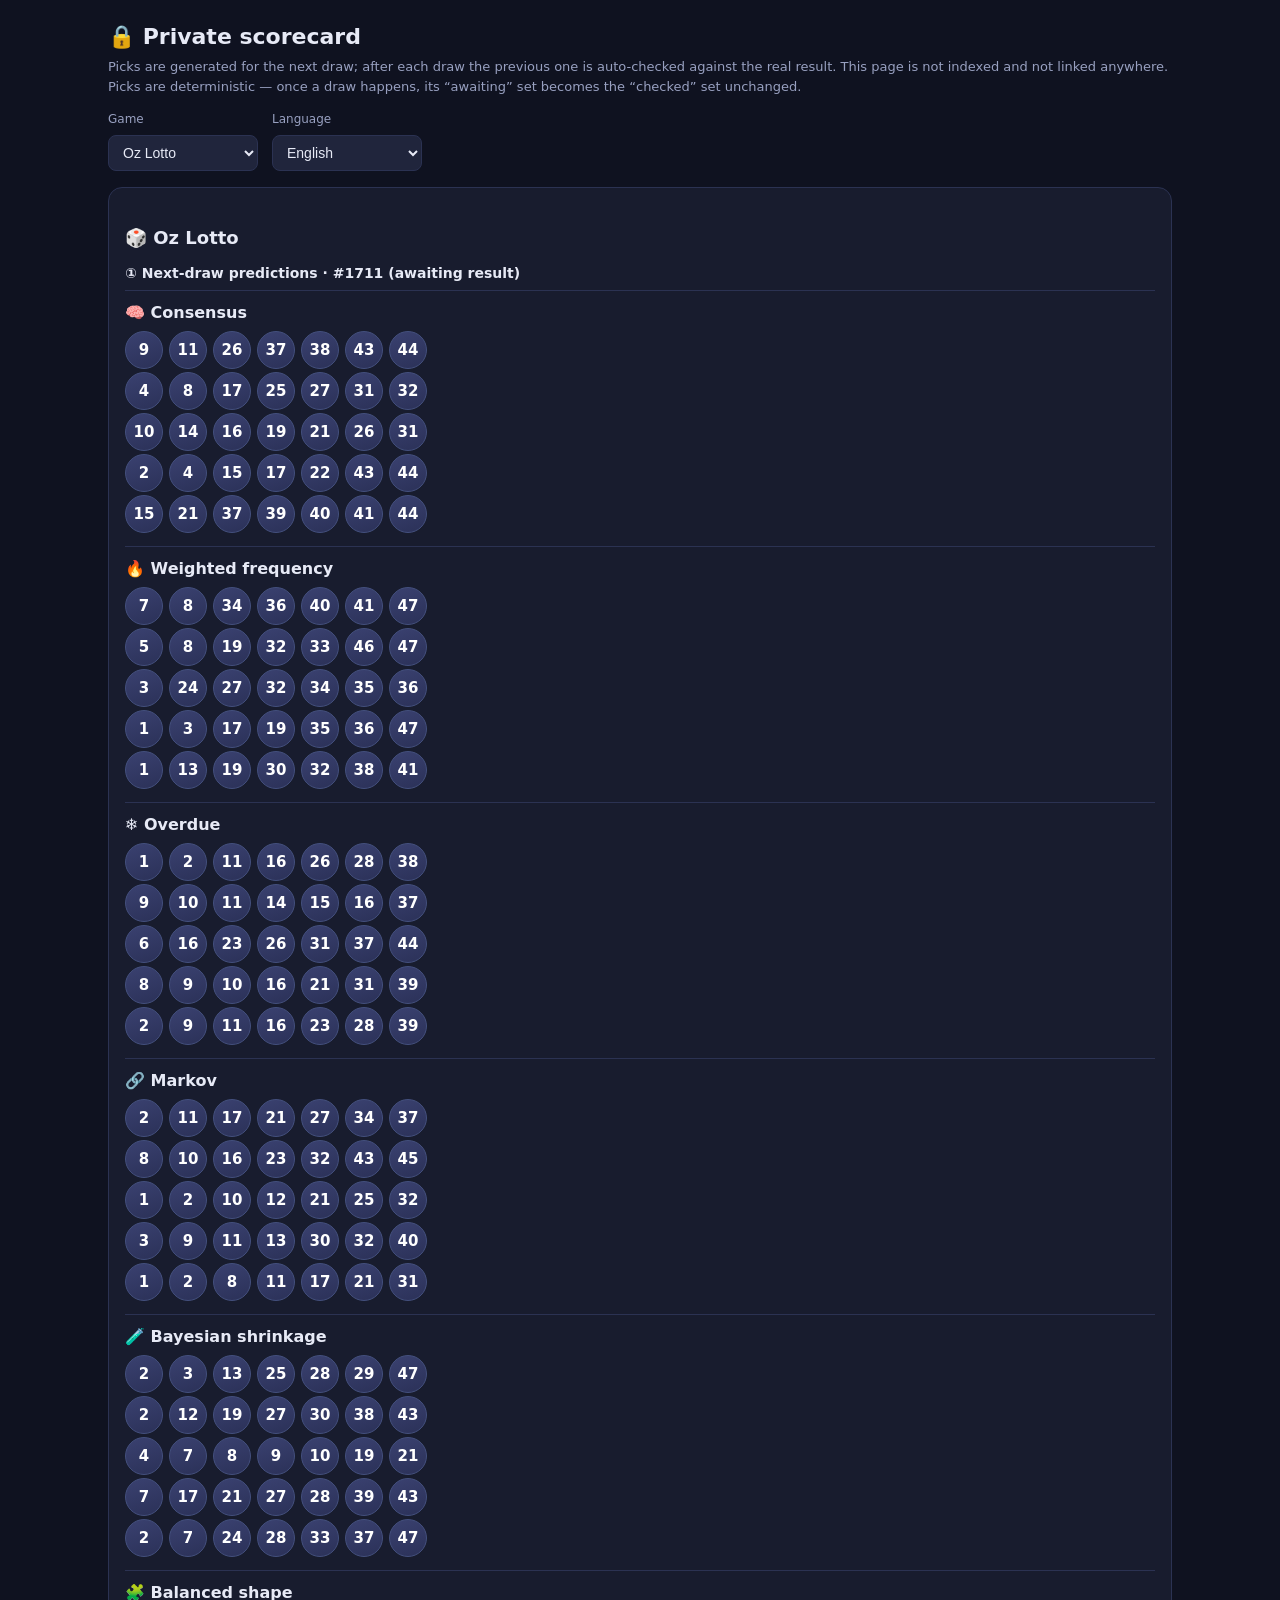
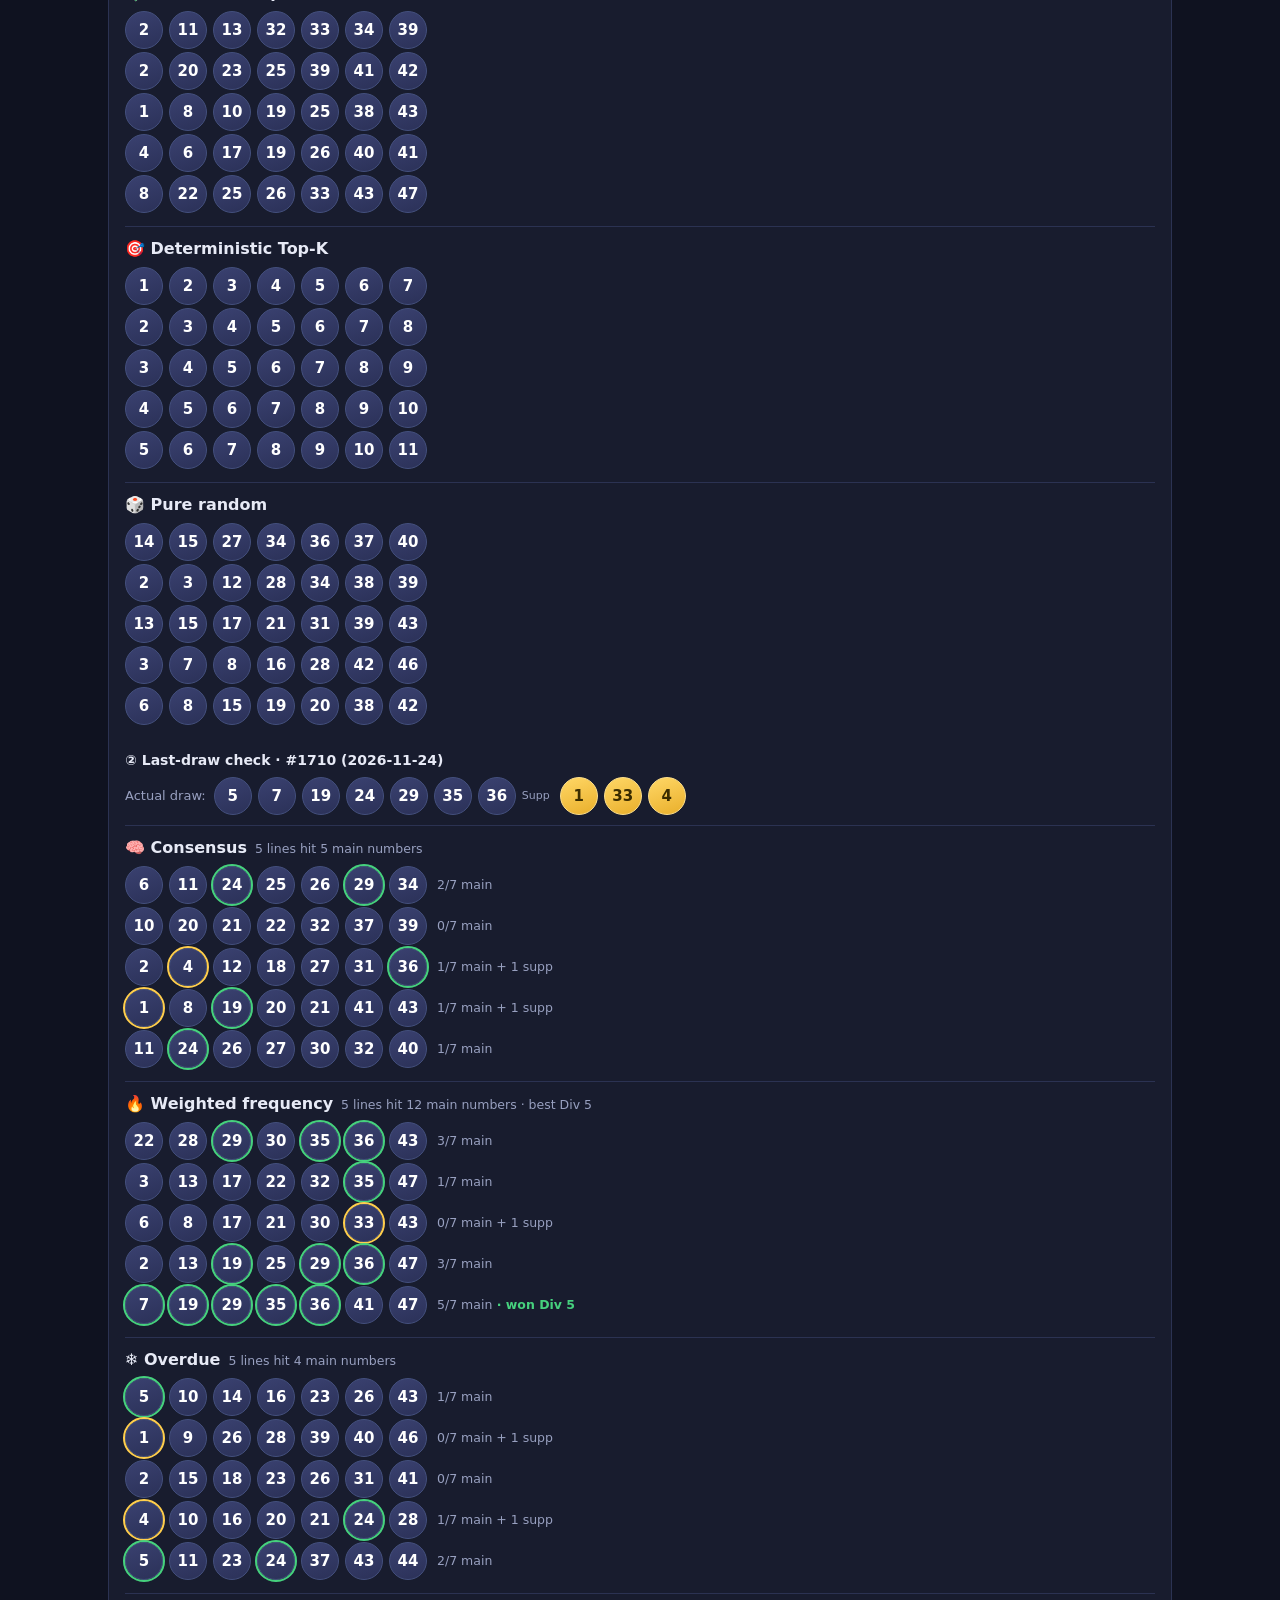
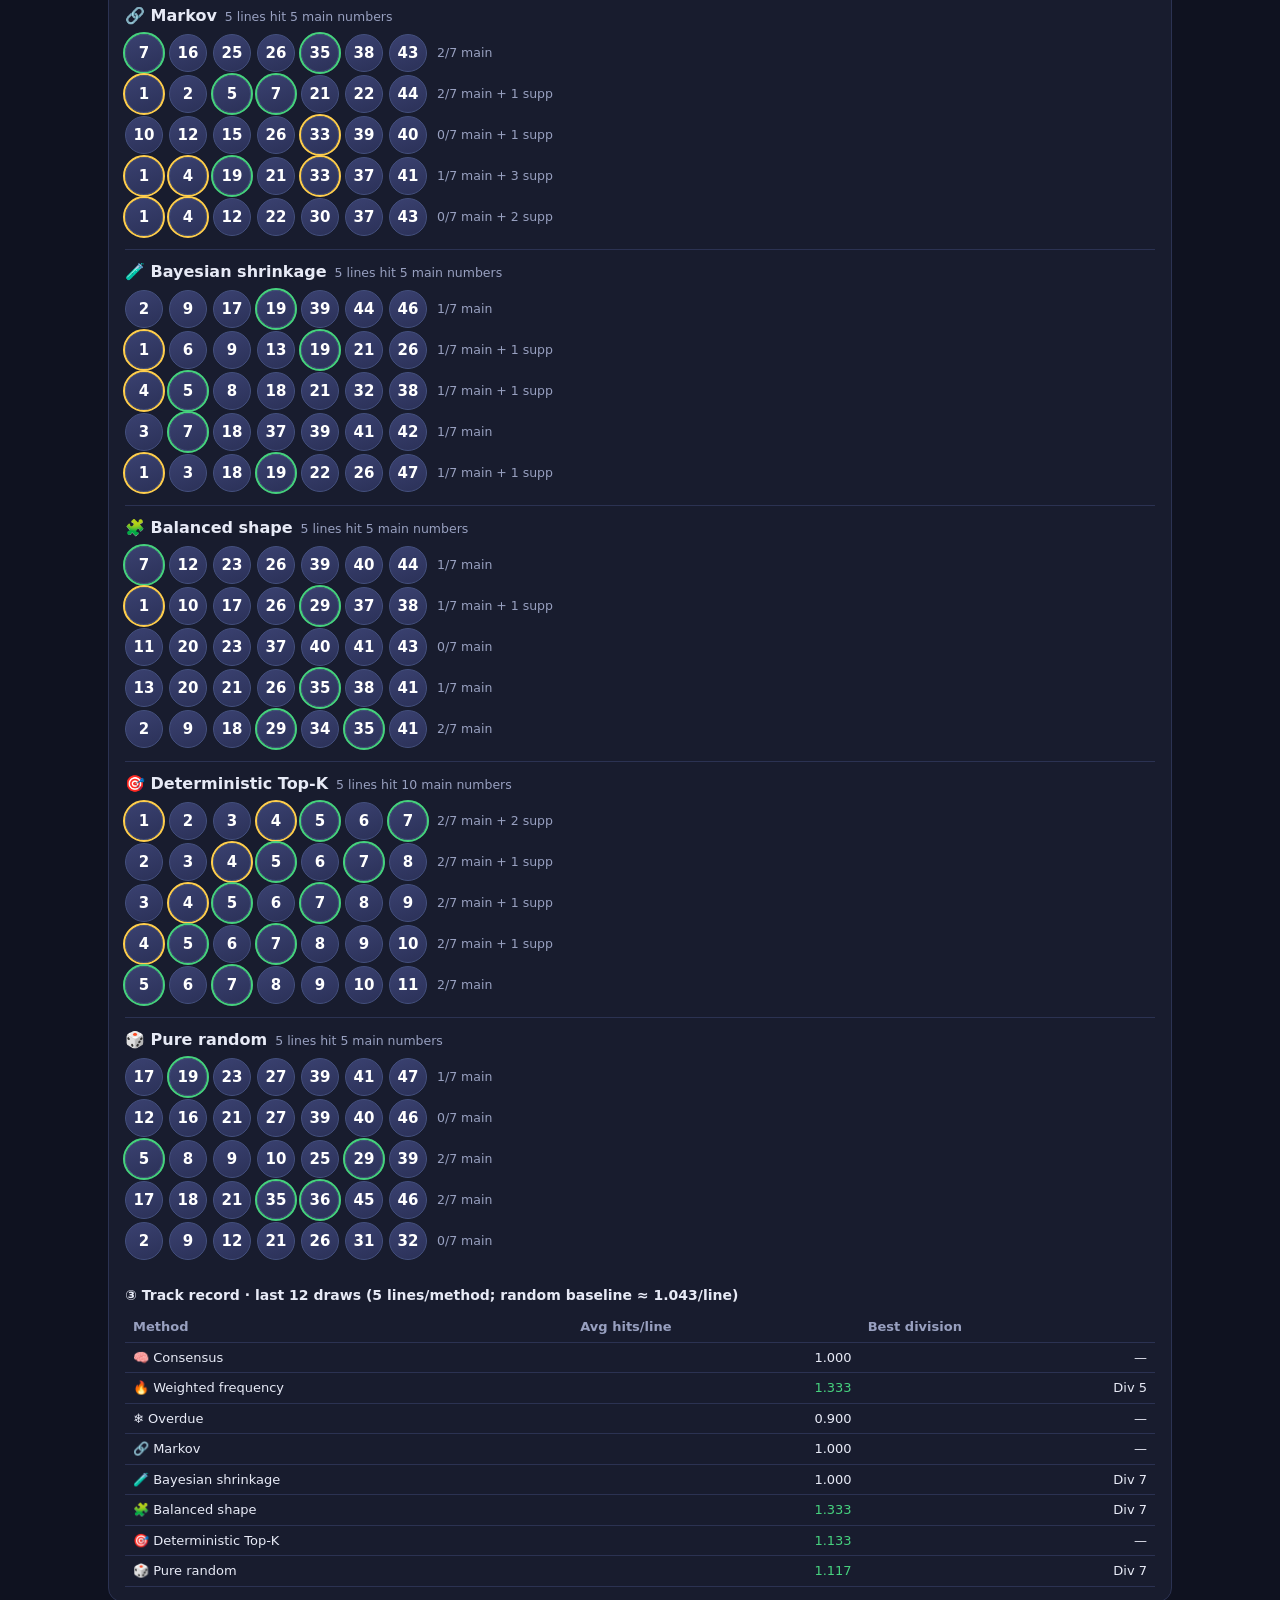
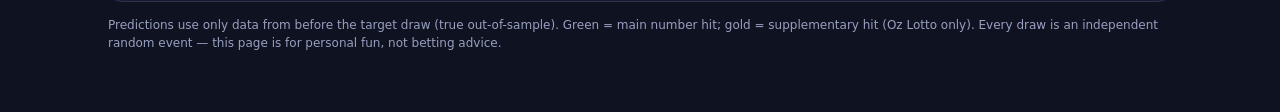
<file: app/secret.html>
<!DOCTYPE html>
<html lang="en">
<head>
<meta charset="UTF-8" />
<meta name="viewport" content="width=device-width, initial-scale=1" />
<!-- 不公开、不收录：noindex + 不在 sitemap、不被任何页面链接 -->
<meta name="robots" content="noindex, nofollow, noarchive" />
<title>Private scorecard</title>
<link rel="stylesheet" href="style.css" />
<style>
  .secret-wrap { max-width: 1100px; margin: 0 auto; padding: 20px 18px 60px; }
  .secret-wrap h1 { font-size: 22px; margin: 0 0 4px; }
  .secret-wrap .sub { color: var(--muted); font-size: 13px; margin-bottom: 14px; }
  .secret-controls { display: flex; gap: 14px; flex-wrap: wrap; margin-bottom: 16px; }
  .secret-controls .ctl { display: flex; flex-direction: column; gap: 3px; }
  .secret-controls label { font-size: 12px; color: var(--muted); }
  .secret-controls select { min-width: 150px; }
  .secret-wrap h2 { font-size: 18px; margin: 22px 0 4px; }
  .secret-wrap h3 { font-size: 14px; margin: 12px 0 6px; }
  .secret-card { background: var(--panel); border: 1px solid var(--line); border-radius: 14px; padding: 14px 16px; margin-bottom: 14px; }
  .mblock { border-top: 1px solid var(--line); padding: 10px 0; }
  .mblock:first-child { border-top: 0; }
  .mhead { display: flex; align-items: baseline; gap: 8px; margin-bottom: 6px; flex-wrap: wrap; }
  .mhead .mn { font-weight: 600; }
  .mhead .ms { color: var(--muted); font-size: 12.5px; }
  .linerow { display: flex; align-items: center; gap: 10px; flex-wrap: wrap; margin: 3px 0; }
  .linerow .hit { outline: 2px solid #46d17e; box-shadow: 0 0 0 2px rgba(70,209,126,.25); }
  .linerow .supp { outline: 2px solid var(--gold, #ffcf5c); }
  .linerow .res { font-size: 12.5px; color: var(--muted); }
  .linerow .res b { color: var(--txt); }
  .linerow .res .win { color: #46d17e; font-weight: 700; }
  .actual { display: flex; align-items: center; gap: 8px; flex-wrap: wrap; margin: 4px 0 10px; }
  .actual .lbl { color: var(--muted); font-size: 13px; }
  table.trk { width: 100%; border-collapse: collapse; font-size: 13px; }
  table.trk th, table.trk td { text-align: left; padding: 5px 8px; border-bottom: 1px solid var(--line); }
  table.trk th { color: var(--muted); font-weight: 600; }
  table.trk td.num { text-align: right; font-variant-numeric: tabular-nums; }
  .good { color: #46d17e; }
  .pill { display:inline-block; font-size: 11px; padding: 1px 7px; border-radius: 999px; background: var(--panel2); color: var(--muted); }
  .note { color: var(--muted); font-size: 12px; margin-top: 6px; }
</style>
</head>
<body>
<div class="secret-wrap">
  <div id="secret-head"></div>
  <div class="secret-controls" id="secret-controls"></div>
  <div id="secret-root"></div>
  <div class="note" id="secret-note"></div>
</div>
<script src="data.js"></script>
<script src="app.js"></script>
<script src="secret.js"></script>
</body>
</html>
</file>
<file: app/style.css>
:root {
  --bg: #0f1220;
  --panel: #181c2e;
  --panel2: #20253c;
  --line: #2b3252;
  --txt: #e7eaf6;
  --muted: #98a0c0;
  --accent: #6c8cff;
  --hot: #ff5a7a;
  --cold: #4db8ff;
  --gold: #ffce4d;
  --green: #4dd6a0;
  --ozlotto: #ff8a3d;
  --powerball: #7a5cff;
}
* { box-sizing: border-box; }
body {
  margin: 0;
  font-family: "Segoe UI", "Microsoft YaHei", system-ui, sans-serif;
  background: var(--bg);
  color: var(--txt);
  line-height: 1.5;
}
header {
  padding: 18px 24px;
  background: linear-gradient(120deg, #1a1f38, #12152a);
  border-bottom: 1px solid var(--line);
  display: flex;
  align-items: center;
  gap: 18px;
  flex-wrap: wrap;
}
header h1 { font-size: 20px; margin: 0; }
header .sub { color: var(--muted); font-size: 13px; }
.gamepick { margin-left: auto; display: flex; gap: 8px; }
.gamebtn {
  cursor: pointer; border: 1px solid var(--line); background: var(--panel);
  color: var(--txt); padding: 8px 16px; border-radius: 999px; font-size: 14px;
  font-weight: 600; transition: .15s;
}
.gamebtn.active.oz { background: var(--ozlotto); border-color: var(--ozlotto); color: #1a1206; }
.gamebtn.active.pb { background: var(--powerball); border-color: var(--powerball); color: #fff; }

.langpick {
  display: flex; align-items: center; gap: 6px;
  background: var(--panel); border: 1px solid var(--line); border-radius: 999px;
  padding: 4px 10px 4px 12px;
}
.langpick .langglobe { font-size: 14px; line-height: 1; opacity: .85; }
.langpick select {
  background: transparent; border: none; color: var(--txt);
  font-size: 13.5px; font-weight: 600; padding: 4px 4px; cursor: pointer;
  width: auto; outline: none;
}
.langpick select:focus { outline: none; }
.langpick select option { background: var(--panel2); color: var(--txt); font-weight: 500; }
.langpick:hover { border-color: var(--accent); }

.tabs { display: flex; gap: 4px; padding: 0 24px; background: var(--bg);
  border-bottom: 1px solid var(--line); }
.tab {
  cursor: pointer; padding: 12px 18px; color: var(--muted);
  border-bottom: 2px solid transparent; font-size: 15px; font-weight: 600;
}
.tab.active { color: var(--txt); border-bottom-color: var(--accent); }

main { padding: 20px 24px 60px; max-width: 1180px; margin: 0 auto; }
.view { display: none; }
.view.active { display: block; }

.row { display: flex; gap: 16px; flex-wrap: wrap; }
.card {
  background: var(--panel); border: 1px solid var(--line);
  border-radius: 14px; padding: 16px 18px; margin-bottom: 16px;
}
.card h3 { margin: 0 0 4px; font-size: 16px; }
.card .hint { color: var(--muted); font-size: 12.5px; margin: 0 0 12px; }

/* SEO / informational content */
.seo-content h2 { font-size: 17px; margin: 18px 0 6px; }
.seo-content h2:first-child { margin-top: 2px; }
.seo-content p { color: var(--muted); font-size: 13.5px; line-height: 1.6; margin: 0 0 4px; }
.seo-content .faq h3 { font-size: 14px; margin: 14px 0 4px; }
.seo-content .faq p { margin-bottom: 0; }
.seo-content code { background: var(--panel2); border-radius: 4px; padding: 1px 5px; font-size: 12.5px; }
.seo-content a { color: var(--accent); }
.seo-content .glossary { margin: 4px 0 0; padding-left: 18px; }
.seo-content .glossary li { color: var(--muted); font-size: 13.5px; line-height: 1.6; margin-bottom: 4px; }
.seo-content .glossary li strong { color: var(--txt); }
.info-game { margin: 8px 0 12px; }
.info-game h3 { font-size: 14px; margin: 0 0 6px; }
.info-table { width: 100%; border-collapse: collapse; font-size: 13px; }
.info-table th, .info-table td { text-align: left; padding: 5px 8px; border-bottom: 1px solid var(--line); }
.info-table th { color: var(--muted); font-weight: 600; }
p.info-game { color: var(--muted); font-size: 13.5px; line-height: 1.7; }
p.info-game b { color: var(--txt); }
.grow { flex: 1 1 320px; }

label { font-size: 13px; color: var(--muted); display: block; margin-bottom: 4px; }
select, input[type=text], input[type=number] {
  background: var(--panel2); border: 1px solid var(--line); color: var(--txt);
  border-radius: 8px; padding: 8px 10px; font-size: 14px; width: 100%;
}
.controls { display: flex; gap: 14px; flex-wrap: wrap; align-items: flex-end; }
.controls > div { flex: 1 1 150px; }
button.act {
  cursor: pointer; background: var(--accent); color: #fff; border: none;
  border-radius: 8px; padding: 10px 18px; font-size: 14px; font-weight: 700;
}
button.act:hover { filter: brightness(1.1); }
button.ghost {
  cursor: pointer; background: var(--panel2); color: var(--txt);
  border: 1px solid var(--line); border-radius: 8px; padding: 9px 14px;
  font-size: 13px;
}

/* number balls */
.balls { display: flex; flex-wrap: wrap; gap: 6px; align-items: center; }
.ball {
  width: 38px; height: 38px; border-radius: 50%;
  display: inline-flex; align-items: center; justify-content: center;
  font-weight: 700; font-size: 15px; background: #313a5e; color: #fff;
  border: 1px solid #44507e;
}
.ball.main { background: linear-gradient(160deg,#3a4170,#2b3158); }
.ball.hot { background: linear-gradient(160deg,#ff6a86,#e23a5c); border-color:#ff8aa0; }
.ball.cold { background: linear-gradient(160deg,#5bbcff,#2e86d6); border-color:#7fcbff; }
.ball.extra { background: linear-gradient(160deg,#ffd766,#e9af2b); color:#3a2c00; border-color:#ffe08a; }
.ball.sm { width: 30px; height: 30px; font-size: 13px; }
.ball.pb { background: linear-gradient(160deg,#9a7bff,#6c4bff); border-color:#b3a0ff; }
.tag { font-size: 11px; color: var(--muted); margin-right: 4px; }

table { width: 100%; border-collapse: collapse; font-size: 13.5px; }
th, td { text-align: left; padding: 7px 10px; border-bottom: 1px solid var(--line); }
th { color: var(--muted); font-weight: 600; }
td.num { font-variant-numeric: tabular-nums; }

/* bar chart */
.barchart { display: flex; flex-direction: column; gap: 3px; }
.bar-row { display: grid; grid-template-columns: 34px 1fr 44px; gap: 8px; align-items: center; }
.bar-row .lbl { font-size: 12px; color: var(--muted); text-align: right; }
.bar-track { background: var(--panel2); border-radius: 4px; height: 16px; overflow: hidden; }
.bar-fill { height: 100%; border-radius: 4px; }
.bar-row .val { font-size: 11.5px; color: var(--muted); }

.freqgrid { display: grid; grid-template-columns: repeat(auto-fill, minmax(56px,1fr));
  gap: 6px; }
.freqcell {
  border-radius: 8px; padding: 6px 4px; text-align: center; border: 1px solid var(--line);
  background: var(--panel2);
}
.freqcell .n { font-weight: 700; font-size: 15px; }
.freqcell .f { font-size: 11px; color: var(--muted); }

.method-block { border: 1px solid var(--line); border-radius: 12px; padding: 14px;
  margin-bottom: 12px; background: var(--panel2); }
.method-block .mh { display: flex; align-items: center; gap: 10px; margin-bottom: 8px; }
.method-block .mh .name { font-weight: 700; font-size: 15px; }
.method-block .mh .desc { color: var(--muted); font-size: 12px; }
.consensus { border-color: var(--gold); box-shadow: 0 0 0 1px rgba(255,206,77,.25); }

.combo-list { display: flex; flex-direction: column; gap: 8px; }
.combo {
  display: flex; align-items: center; gap: 10px; padding: 8px 10px;
  background: var(--panel2); border: 1px solid var(--line); border-radius: 10px;
}
.combo .idx { color: var(--muted); font-size: 12px; width: 26px; }
.combo .score { margin-left: auto; font-size: 12px; color: var(--green); white-space: nowrap; }
.combo .copy { cursor: pointer; color: var(--accent); font-size: 12px; background:none;border:none; }

.disclaimer {
  background: rgba(255,90,122,.08); border: 1px solid rgba(255,90,122,.35);
  color: #ffb3c2; border-radius: 10px; padding: 10px 14px; font-size: 12.5px;
  margin-bottom: 16px;
}
.pill { display:inline-block; padding:2px 8px; border-radius:999px; font-size:11px;
  background:var(--panel2); border:1px solid var(--line); color:var(--muted); }
.div-result { font-size: 14px; }
.div-result .big { font-size: 22px; font-weight: 800; color: var(--gold); }
.kv { display:flex; gap:6px; flex-wrap:wrap; margin-top:8px; }
.kv .k { background:var(--panel2); border:1px solid var(--line); border-radius:8px;
  padding:6px 10px; font-size:12.5px; }
.kv .k b { color: var(--txt); }
.muted { color: var(--muted); }
.input-balls { display:flex; flex-wrap:wrap; gap:6px; }
.input-balls input { width:48px; text-align:center; padding:8px 4px; }
.input-balls input.ex { border-color: var(--gold); }
.small { font-size: 12px; }
.legend { display:flex; gap:14px; font-size:12px; color:var(--muted); margin-top:8px; flex-wrap:wrap; }
.legend span::before { content:"●"; margin-right:4px; }
.note { color: var(--muted); font-size: 12px; margin-top: 6px; }

/* site footer / legal */
.site-footer {
  max-width: 1180px; margin: 8px auto 0; padding: 18px 24px 48px;
  border-top: 1px solid var(--line); color: var(--muted);
  font-size: 12px; line-height: 1.6;
}
.site-footer p { margin: 0 0 10px; }
.site-footer p:last-child { margin-bottom: 0; }
.site-footer a { color: var(--accent); }
.site-footer .foot-strong { color: #ffb3c2; }
.site-footer .foot-muted { opacity: .8; }

/* tooltip */
.tip {
  cursor: help; color: var(--accent); border: 1px solid var(--line);
  border-radius: 50%; width: 17px; height: 17px; min-width: 17px;
  display: inline-flex; align-items: center; justify-content: center;
  font-size: 11px; font-weight: 700; position: relative;
}
.tip:hover { background: var(--accent); color: #fff; }
.tip:hover::after {
  content: attr(data-tip); position: absolute; left: 0; top: 150%; z-index: 30;
  width: 300px; white-space: pre-line; text-align: left; font-weight: 400;
  background: #0b0e1a; border: 1px solid var(--line); border-radius: 10px;
  padding: 11px 13px; font-size: 12px; color: var(--txt); line-height: 1.55;
  box-shadow: 0 10px 30px rgba(0,0,0,.55);
}
.tip.right:hover::after { left: auto; right: 0; }
.method-desc {
  background: var(--panel2); border: 1px solid var(--line); border-radius: 10px;
  padding: 10px 13px; font-size: 12.5px; line-height: 1.6; color: var(--txt);
  margin-top: 12px; white-space: pre-line;
}
.method-desc b { color: var(--accent); }
.method-desc strong { color: var(--gold); }

.verdict { display: inline-block; padding: 2px 9px; border-radius: 999px;
  font-size: 12px; font-weight: 600; border: 1px solid var(--line); }
.verdict.good { background: rgba(77,214,160,.15); color: var(--green); border-color: rgba(77,214,160,.4); }
.verdict.bad { background: rgba(255,90,122,.13); color: var(--hot); border-color: rgba(255,90,122,.4); }
.verdict.neutral { background: var(--panel2); color: var(--muted); }

/* generate 模式切换 */
.modepick { display: flex; align-items: center; gap: 8px; margin-bottom: 14px; flex-wrap: wrap; }
.modebtn {
  cursor: pointer; border: 1px solid var(--line); background: var(--panel2);
  color: var(--muted); padding: 7px 14px; border-radius: 999px; font-size: 13.5px;
  font-weight: 600; transition: .15s;
}
.modebtn.active { background: var(--accent); border-color: var(--accent); color: #fff; }
.preset-badge {
  background: rgba(108,140,255,.1); border: 1px solid rgba(108,140,255,.35);
  border-radius: 10px; padding: 9px 13px; font-size: 12.5px; line-height: 1.5;
  margin-bottom: 10px; color: var(--txt);
}
.preset-badge b { color: var(--accent); }

/* 生成页内联验证结果 */
.ivrow { margin: -2px 0 8px; }
.ivresult {
  background: var(--panel2); border: 1px solid var(--line);
  border-left: 3px solid var(--gold); border-radius: 8px; padding: 10px 12px;
}
.copy.ivbtn {
  border: 1px solid var(--line); border-radius: 7px; padding: 5px 12px;
  background: var(--panel); white-space: nowrap;
}
.copy.ivbtn:hover { background: var(--panel2); }

/* ===== SEO landing pages (generated by build_pages.py) ===== */
.lp h1 { font-size: 26px; margin: 4px 0 2px; }
.lp-home { color: var(--txt); font-size: 20px; font-weight: 700; text-decoration: none; }
.lp-nav { padding: 10px 24px; border-bottom: 1px solid var(--line); font-size: 13.5px; color: var(--muted); line-height: 1.9; }
.lp-nav a { color: var(--accent); text-decoration: none; }
.lp-nav a[aria-current] { color: var(--txt); font-weight: 600; }
.lp-nav a:hover { text-decoration: underline; }
.tblwrap { overflow-x: auto; margin: 6px 0 10px; }
.lp-table { border-collapse: collapse; font-size: 13.5px; min-width: 260px; }
.lp-table th, .lp-table td { border-bottom: 1px solid var(--line); padding: 6px 12px 6px 0; text-align: left; vertical-align: middle; }
.lp-table th { color: var(--muted); font-weight: 600; }
.lp-out { margin-top: 14px; display: flex; flex-direction: column; gap: 8px; }
.lp-line { display: flex; flex-wrap: wrap; gap: 6px; align-items: center; }
.lp-idx { color: var(--muted); width: 22px; font-size: 13px; }
.lp-plus { color: var(--muted); font-size: 12px; margin: 0 2px 0 6px; }
.lp-links { padding-left: 18px; color: var(--muted); font-size: 13.5px; line-height: 1.8; }
.lp-links a { color: var(--accent); }
.lp .seo-content h3 { font-size: 15px; margin: 10px 0 4px; }
@media (max-width: 600px) { .lp-nav { padding: 10px 16px; } .lp h1 { font-size: 22px; } }
</file>
